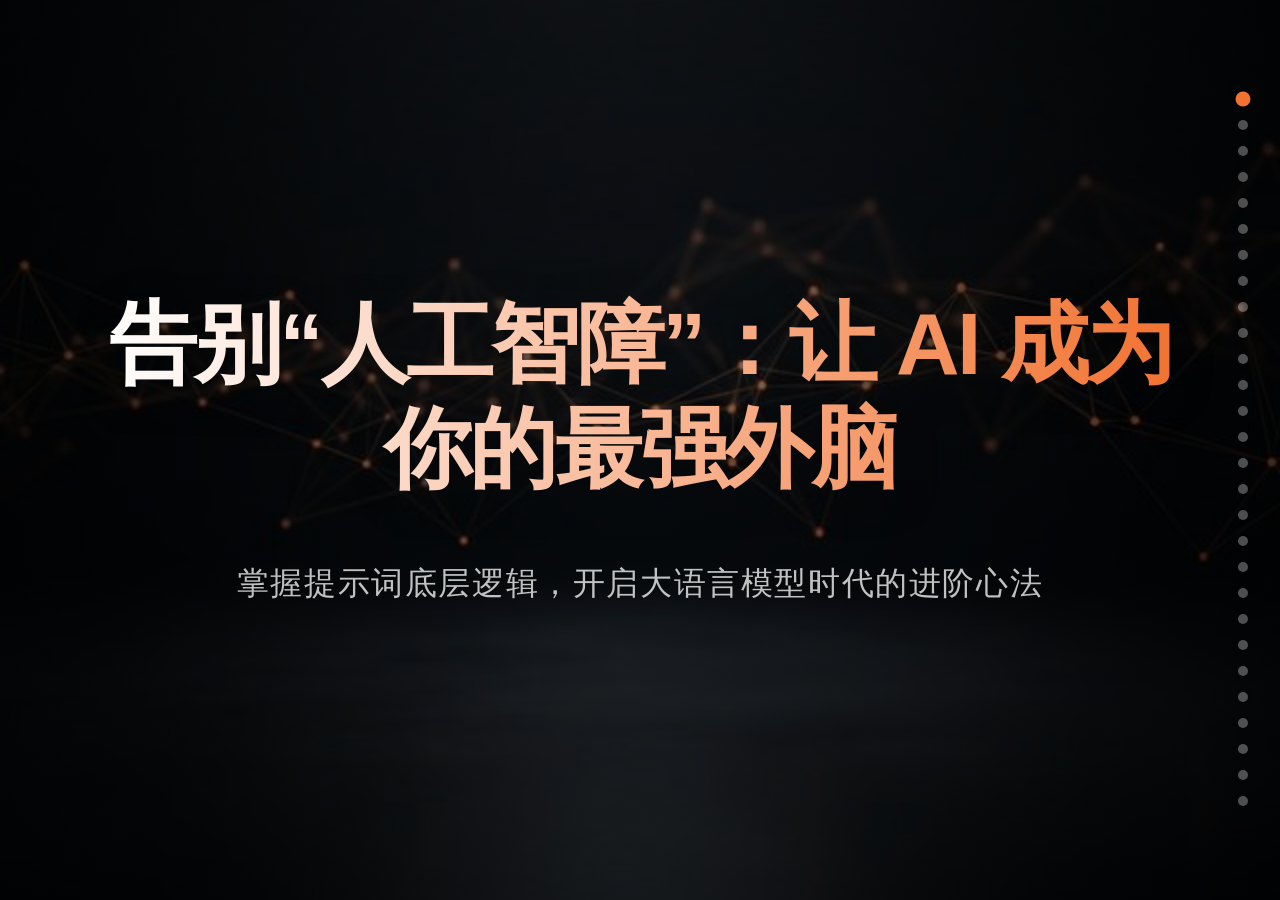
<file: PPT/lesson2/index.html>
<!DOCTYPE html>
<html lang="zh-CN">

<head>
    <meta charset="UTF-8">
    <meta name="viewport" content="width=device-width, initial-scale=1.0">
    <title>提示词核心——大学生全场景 AI 提效实操</title>
    <link rel="stylesheet" href="assets/css/style.css">
    <style>
        /* Typography System handled in style.css */
        .split-container {
            display: grid;
            grid-template-columns: 1fr 1fr;
            gap: 4vw;
            width: 100%;
            align-items: center;
        }

        .vs-tag {
            position: absolute;
            left: 50%;
            top: 50%;
            transform: translate(-50%, -50%);
            font-size: 3rem;
            font-weight: 900;
            color: var(--accent);
            z-index: 20;
            background: #000;
            padding: 0.5rem 1rem;
            border-radius: 50%;
            border: 2px solid var(--accent);
        }
    </style>
</head>

<body>
    <div class="ppt-container">

        <!-- Slide 1: 封面页 -->
        <section class="slide" id="1">
            <div class="slide-bg reveal-zoom" style="background-image: url('assets/images/slide_01_v2.png');"></div>
            <div class="slide-overlay"
                style="background: radial-gradient(circle, rgba(0,0,0,0.4) 0%, rgba(0,0,0,0.8) 100%);"></div>
            <div class="slide-content-overlay"
                style="justify-content: center; align-items: center; text-align: center;">
                <div class="reveal-up delay-1">
                    <h1 class="t-hero-main text-gradient">告别“人工智障”：让 AI 成为你的最强外脑</h1>
                    <p class="t-subtitle v-gap-hero">掌握提示词底层逻辑，开启大语言模型时代的进阶心法</p>
                </div>
            </div>
        </section>

        <!-- Slide 2: 灵魂拷问 -->
        <section class="slide" id="2">
            <div class="slide-bg reveal-zoom"
                style="background-image: url('https://images.unsplash.com/photo-1765445666121-4a925177724c?q=80&w=3462&auto=format&fit=crop');">
            </div>
            <div class="buzzword-rain">
                <span style="top: 10%; left: 5%; animation-delay: 0s;">具有划时代意义</span>
                <span style="top: 25%; left: 75%; animation-delay: 2s;">浓墨重彩的一笔</span>
                <span style="top: 40%; left: 10%; animation-delay: 1s;">作为 AI 语言模型，我无法...</span>
                <span style="top: 55%; left: 85%; animation-delay: 3s;">请提供更多上下文信息</span>
                <span style="top: 70%; left: 15%; animation-delay: 1.5s;">一本正经地胡说八道</span>
                <span style="top: 15%; left: 45%; animation-delay: 2.5s;">相关信息如下：</span>
                <span style="top: 80%; left: 55%; animation-delay: 0.5s;">赋能行业升级</span>
                <span style="top: 30%; left: 30%; animation-delay: 4s;">彰显青年才俊</span>
                <span style="top: 65%; left: 40%; animation-delay: 2.2s;">全方位、多层次、深领域</span>
                <span style="top: 85%; left: 5%; animation-delay: 1.8s;">对不起，我无法处理该请求</span>
            </div>
            <div class="slide-overlay"
                style="background: radial-gradient(circle, rgba(0,0,0,0.6) 0%, rgba(0,0,0,0.9) 100%);"></div>
            <div class="slide-content-overlay"
                style="justify-content: center; align-items: center; text-align: center;">
                <div class="reveal-up delay-1">
                    <h1 class="t-hero-impact u-nowrap">它是“最强外脑”还是<span class="accent-text">“人工智障”</span>？</h1>
                    <p class="t-subtitle v-gap-impact">你是在下达“精准指令”，还是在和它“碰运气”？</p>
                    <p class="quote-line t-subtitle accent-text v-gap-lg">今天，我们用一套底层框架，彻底根治 AI 的交流障碍</p>
                </div>
            </div>
        </section>

        <!-- Slide 3: 真实惨案大赏 -->
        <section class="slide" id="3">
            <div class="slide-bg reveal-zoom" style="background-image: url('assets/images/slide_03.png');"></div>
            <div class="slide-overlay"
                style="background: linear-gradient(180deg, rgba(0,0,0,0.8) 0%, rgba(0,0,0,0.4) 50%, rgba(0,0,0,0.8) 100%);">
            </div>
            <div class="slide-content-overlay" style="justify-content: center;">
                <h1 class="t-hero-page reveal-up delay-1">
                    那些年，我们被 <span class="accent-text">AI 坑过</span>的瞬间
                </h1>
                <div class="bento-grid v-gap-section" style="max-width: 1400px;">
                    <div class="bento-card reveal-up delay-2">
                        <h2 class="t-card-title accent-text">一眼假“塑料感”</h2>
                        <p class="t-body">职场沟通中最忌讳的“黑话大赏”，HR 一秒看穿你是在复制粘贴。</p>
                        <div class="fail-preview">
                            “尊敬的招聘负责人，我怀着极其激动的心情向贵司致意。鉴于贵司的底层逻辑与我个人的赋能基座高度契合，渴望在未来的职业生态中实现价值颗粒度的二次迭代……”
                        </div>
                    </div>
                    <div class="bento-card reveal-up delay-3">
                        <h2 class="t-card-title accent-text">论文界“水货多”</h2>
                        <p class="t-body">绕了五千字愣是没产出一句有用的结论，除了“意义重大”一无所有。</p>
                        <div class="fail-preview">
                            “本研究在立足全球视角的多维度考量下，展现出深远的战略指导意义，不仅在理论层面具有极高的必要性，更在实践的紧迫性之间构筑了坚实的桥梁……”
                        </div>
                    </div>
                    <div class="bento-card reveal-up delay-4">
                        <h2 class="t-card-title accent-text">睁眼编“幻觉症”</h2>
                        <p class="t-body">最高级别的尴尬，是 AI 脸不红心不跳地给你现编了一个“诺奖级”参考文献。</p>
                        <div class="fail-preview">
                            1. [美] 杰克·苏著，《后 AI 时代的社会学坍塌》，哈佛大学出版社，2026年。<br>
                            2. 王大锤，《基于深度学习的脑电波翻译协议》，《大模型学报》，第 11 卷。
                        </div>
                    </div>
                </div>
            </div>
        </section>

        <!-- Slide 4: 逻辑重塑 -->
        <section class="slide" id="4">
            <div class="slide-bg reveal-zoom" style="background-image: url('assets/images/slide_04_logic_v2.png');">
            </div>
            <div class="slide-overlay u-overlay-bokeh"
                style="backdrop-filter: blur(2px) brightness(0.85); -webkit-backdrop-filter: blur(2px) brightness(0.85);">
            </div>
            <div class="slide-content-overlay" style="justify-content: center;">
                <div class="reveal-up delay-1" style="max-width: 1000px; text-align: left;">
                    <h1 class="t-hero-impact">归因分析：为什么博学的它，<br>会沦为“废话专家”？</h1>
                    <p class="t-subtitle quote-line v-gap-hero">它不是不好用，只是你还没学会如何给它<span class="accent-text">“立规矩”</span>
                    </p>
                    <p class="t-body v-gap-md" style="max-width: 800px; opacity: 0.85;">AI
                        的天性是“概率对赌”。你给它的指令越模糊，它就越容易开启“随机应付”模式。掌握提示词，本质上是学会如何给这位顶级实习生立规矩、给框架、定标准。</p>
                </div>
            </div>
        </section>

        <!-- Slide 5: 认知第一刀 -->
        <section class="slide" id="5">
            <div class="slide-bg reveal-zoom" style="background-image: url('assets/images/slide_05_v2.png');"></div>
            <div class="slide-overlay" style="background: rgba(0,0,0,0.75);"></div>
            <div class="slide-content-overlay" style="justify-content: center; align-items: center;">
                <h1 class="t-hero-page reveal-up delay-1" style="font-size: 3.5rem;">别把它当“高配版百度”</h1>
                <p class="t-subtitle reveal-up delay-2" style="margin-bottom: 5vh; opacity: 0.9;">搜索是<span
                        style="color:#aaa;">“库内翻旧账”</span>，AI 是<span class="accent-text">“平地起高楼”</span></p>

                <div class="split-container v-gap-section"
                    style="position: relative; align-items: stretch; max-width: 1100px; margin: 0 auto;">
                    <div class="vs-tag">VS</div>

                    <!-- Left Side: Traditional Search -->
                    <div class="bento-card reveal-up delay-2"
                        style="background: rgba(30, 30, 30, 0.4); backdrop-filter: blur(20px); -webkit-backdrop-filter: blur(20px); border: 1px solid rgba(255,255,255,0.1); border-top: 6px solid #666; padding: 4rem 3rem; text-align: center;">
                        <h2 class="t-card-title" style="color: #ccc; margin-bottom: 3.5rem; font-size: 2.2rem;">【传统搜索】
                        </h2>
                        <ul
                            style="list-style: none; padding: 0; margin: 0; display: flex; flex-direction: column; gap: 3rem;">
                            <li>
                                <span
                                    style="font-size: 1rem; color: #888; text-transform: uppercase; letter-spacing: 2px; display: block; margin-bottom: 0.8rem;">核心定位</span>
                                <strong style="color: #fff; font-size: 1.8rem; font-weight: 600;">档案搬运工</strong>
                            </li>
                            <li>
                                <span
                                    style="font-size: 1rem; color: #888; text-transform: uppercase; letter-spacing: 2px; display: block; margin-bottom: 0.8rem;">运作机制</span>
                                <strong style="color: #fff; font-size: 1.8rem; font-weight: 600;">检索现成网页库</strong>
                            </li>
                            <li>
                                <span
                                    style="font-size: 1rem; color: #888; text-transform: uppercase; letter-spacing: 2px; display: block; margin-bottom: 0.8rem;">输入习惯</span>
                                <strong style="color: #fff; font-size: 1.8rem; font-weight: 600;">丢几个“关键词”</strong>
                            </li>
                        </ul>
                    </div>

                    <!-- Right Side: AI Large Model -->
                    <div class="bento-card reveal-up delay-3"
                        style="background: rgba(0, 0, 0, 0.6); backdrop-filter: blur(20px); -webkit-backdrop-filter: blur(20px); border: 1px solid rgba(242, 114, 48, 0.3); border-top: 6px solid var(--accent); padding: 4rem 3rem; text-align: center; box-shadow: 0 10px 40px rgba(242, 114, 48, 0.15);">
                        <h2 class="t-card-title accent-text" style="margin-bottom: 3.5rem; font-size: 2.2rem;">【大模型建构】
                        </h2>
                        <ul
                            style="list-style: none; padding: 0; margin: 0; display: flex; flex-direction: column; gap: 3rem;">
                            <li>
                                <span
                                    style="font-size: 1rem; color: var(--accent); opacity: 0.8; text-transform: uppercase; letter-spacing: 2px; display: block; margin-bottom: 0.8rem;">核心定位</span>
                                <strong style="color: #fff; font-size: 1.8rem; font-weight: 600;">现场施工队</strong>
                            </li>
                            <li>
                                <span
                                    style="font-size: 1rem; color: var(--accent); opacity: 0.8; text-transform: uppercase; letter-spacing: 2px; display: block; margin-bottom: 0.8rem;">运作机制</span>
                                <strong style="color: #fff; font-size: 1.8rem; font-weight: 600;">脑空如纸，临时生成</strong>
                            </li>
                            <li>
                                <span
                                    style="font-size: 1rem; color: var(--accent); opacity: 0.8; text-transform: uppercase; letter-spacing: 2px; display: block; margin-bottom: 0.8rem;">输入习惯
                                    <span
                                        style="background:#ff4444; color:#fff; font-size:0.7rem; padding: 2px 6px; border-radius: 4px; vertical-align: middle; margin-left:5px;">只给关键词=盲猜废话</span></span>
                                <strong class="accent-text"
                                    style="font-size: 1.8rem; font-weight: 800;">给详细“施工图纸”</strong>
                            </li>
                        </ul>
                    </div>
                </div>
            </div>
        </section>

        <!-- Slide 6: 其实它就是个“概率盲盒” -->
        <section class="slide" id="6">
            <div class="slide-bg reveal-zoom" style="background-image: url('assets/images/slide_06.png');"></div>
            <div class="slide-overlay"
                style="background: radial-gradient(circle, rgba(0,0,0,0.5) 0%, rgba(0,0,0,0.95) 100%);"></div>
            <div class="slide-content-overlay"
                style="justify-content: center; align-items: center; text-align: center;">
                <div class="reveal-up delay-1">
                    <h1 class="t-hero-page">它不分对错</h1>
                    <p class="t-hero-impact accent-text v-gap-impact">只管“概率接龙”</p>
                    <p class="t-body v-gap-md" style="max-width: 800px; margin-inline: auto;">
                        你的需求越模糊，它就越怂，只能回你一堆“多喝热水”这种永远不会出错的废话。</p>
                </div>
            </div>
        </section>

        <!-- Slide 7: 为什么你的指令总是得到废话？ -->
        <section class="slide" id="7">
            <div class="slide-bg reveal-zoom" style="background-image: url('assets/images/slide_07.png');"></div>
            <div class="slide-overlay"></div>
            <div class="slide-content-overlay">
                <h1 class="reveal-up delay-1">模糊输入 = 平庸产出</h1>
                <div class="bento-card reveal-up delay-2" style="margin-top: 3rem; max-width: 800px;">
                    <p class="text-large">“随便来点吃的”</p>
                    <p class="text-huge accent-text">➔ 白菜汤</p>
                    <hr style="margin: 2rem 0; opacity: 0.2;">
                    <p class="text-large">“我要回锅肉，要辣，不要葱！”</p>
                    <p class="text-huge accent-text">➔ 王炸答案</p>
                </div>
            </div>
        </section>

        <!-- Slide 8: 提示词的核心奥秘 -->
        <section class="slide" id="8">
            <div class="slide-bg reveal-zoom" style="background-image: url('assets/images/slide_08.png');"></div>
            <div class="slide-overlay"></div>
            <div class="slide-content-overlay" style="justify-content: flex-end; padding-bottom: 15vh;">
                <div class="reveal-up delay-1" style="max-width: 800px;">
                    <h1 class="hero-title">你不是在“下命令”</h1>
                    <p class="text-large quote-line">你是在<span class="accent-text">“定边界”</span></p>
                    <p class="text-medium" style="margin-top: 2rem;">每多一个条件，就是帮它砍掉一万个错误分支，把它的狗头“按”在正确的那条路上。</p>
                </div>
            </div>
        </section>

        <!-- Slide 9: 为什么正常聊天对 AI 无效？ -->
        <section class="slide" id="9">
            <section class="slide-bg reveal-zoom" style="background: #111;"></section>
            <div class="slide-overlay"></div>
            <div class="slide-content-overlay" style="justify-content: center; align-items: center;">
                <div class="split-container" style="text-align: center;">
                    <div class="reveal-up delay-1">
                        <p class="text-medium">人类沟通</p>
                        <h2 class="text-huge">靠“默契”</h2>
                        <p class="accent-text">充满潜台词</p>
                    </div>
                    <div class="reveal-up delay-2">
                        <p class="text-medium">AI 沟通</p>
                        <h2 class="text-huge accent-text">靠“全坦白”</h2>
                        <p>拒绝脑补，只要实话</p>
                    </div>
                </div>
            </div>
        </section>

        <!-- Slide 11: 警惕“注意力稀释” -->
        <section class="slide" id="11">
            <div class="slide-bg reveal-zoom" style="background-image: url('assets/images/slide_11.png');"></div>
            <div class="slide-overlay"></div>
            <div class="slide-content-overlay">
                <div class="reveal-up delay-1">
                    <h1 class="hero-title">警惕<span class="accent-text">“注意力稀释”</span></h1>
                    <p class="text-large quote-line">别以为写得多就是好，AI 也会“走神”</p>
                </div>
                <div class="bento-card reveal-up delay-2" style="margin-top: 5vh; max-width: 700px;">
                    <h3 class="accent-text">核心原则</h3>
                    <p class="text-medium">最关键、必须要执行的死命令，永远放在提示词的<strong class="accent-text">开头</strong>或者<strong
                            class="accent-text">结尾</strong>！</p>
                </div>
            </div>
        </section>

        <!-- Slide 12: 识破“幻觉”的诡计 -->
        <section class="slide" id="12">
            <div class="slide-bg reveal-zoom" style="background-image: url('assets/images/slide_12.png');"></div>
            <div class="slide-overlay"></div>
            <div class="slide-content-overlay" style="align-items: flex-end; text-align: right;">
                <div class="reveal-up delay-1">
                    <h1 class="hero-title"
                        style="border-left: none; border-right: 8px solid var(--accent); padding-right: 1.5rem;">识破“幻觉”
                    </h1>
                    <p class="text-large">为什么它会一本正经地胡说八道？</p>
                </div>
                <div class="bento-card reveal-up delay-2" style="margin-top: 5vh; max-width: 600px;">
                    <p>本质是概率接龙的任务优先级高于事实。别给它设那自相矛盾、没法完成的套儿。</p>
                </div>
            </div>
        </section>

        <!-- Slide 13: 绝杀技巧三：角色扮演 -->
        <section class="slide" id="13">
            <div class="slide-bg reveal-zoom" style="background-image: url('assets/images/slide_13.png');"></div>
            <div class="slide-overlay" style="background: linear-gradient(0deg, rgba(0,0,0,0.9) 0%, transparent 100%);">
            </div>
            <div class="slide-content-overlay"
                style="justify-content: flex-end; align-items: center; text-align: center;">
                <div class="reveal-up delay-1">
                    <h1 class="text-huge">让它扮演专家</h1>
                    <p class="text-large accent-text">不是在玩 Cosplay</p>
                    <p class="text-medium" style="margin-top: 2rem;">而是在物理层面，强行把它的思维锁死在“精英语料库”这一端。</p>
                </div>
            </div>
        </section>

        <!-- Slide 14: 我们需要一个“防坑脚手架” -->
        <section class="slide" id="14">
            <div class="slide-bg reveal-zoom" style="background-image: url('assets/images/slide_14.png');"></div>
            <div class="slide-overlay"></div>
            <div class="slide-content-overlay" style="justify-content: center;">
                <div class="reveal-up delay-1">
                    <h1 class="hero-title">告别“凭感觉”</h1>
                    <h1 class="hero-title accent-text">拥抱“结构化”</h1>
                    <p class="text-large" style="margin-top: 2rem;">接下来，就是见证真正的终极杀手锏的时候了。</p>
                </div>
            </div>
        </section>

        <!-- Slide 15: BROKE 框架全景图 -->
        <section class="slide" id="15">
            <div class="slide-bg reveal-zoom" style="background-image: url('assets/images/slide_15.png');"></div>
            <div class="slide-overlay"></div>
            <div class="slide-content-overlay">
                <h1 class="reveal-up delay-1">BROKE 框架：一套硬核清单</h1>
                <div class="bento-grid">
                    <div class="bento-card reveal-up delay-1">
                        <h2 class="accent-text">B</h2>
                        <p>Background (背景)</p>
                    </div>
                    <div class="bento-card reveal-up delay-2">
                        <h2 class="accent-text">R</h2>
                        <p>Role (角色)</p>
                    </div>
                    <div class="bento-card reveal-up delay-3">
                        <h2 class="accent-text">O</h2>
                        <p>Objective (目标)</p>
                    </div>
                    <div class="bento-card reveal-up delay-4">
                        <h2 class="accent-text">K</h2>
                        <p>Key Results (红线)</p>
                    </div>
                    <div class="bento-card reveal-up delay-5">
                        <h2 class="accent-text">E</h2>
                        <p>Evolve (进化)</p>
                    </div>
                </div>
            </div>
        </section>

        <!-- Slide 16: 【真实翻车】令人绝望的拍脑袋指令 -->
        <section class="slide" id="16">
            <div class="slide-bg reveal-zoom"
                style="background-image: url('assets/images/slide_16.png'); opacity: 0.4;"></div>
            <div class="slide-overlay"></div>
            <div class="slide-content-overlay">
                <h1 class="reveal-up delay-1">翻车现场：拍脑袋指令</h1>
                <div class="split-container" style="margin-top: 5vh;">
                    <div class="bento-card reveal-up delay-2">
                        <h3 class="accent-text">你的指令</h3>
                        <p class="text-large">“写个电商市场分析报告。”</p>
                    </div>
                    <div class="bento-card reveal-up delay-3">
                        <h3 style="color: grey;">AI 产出</h3>
                        <p class="text-large" style="color: grey;">“宏观向好、机遇挑战、协同创新...”</p>
                        <p style="margin-top: 1rem; color: #ff4444;">➔ 毫无价值的废纸</p>
                    </div>
                </div>
            </div>
        </section>

        <!-- Slide 17: 【B+R】给 AI 定位坐标与身份 -->
        <section class="slide" id="17">
            <div class="slide-bg reveal-zoom" style="background-image: url('assets/images/slide_17.png');"></div>
            <div class="slide-overlay"></div>
            <div class="slide-content-overlay">
                <h1 class="reveal-up delay-1">第一步：定位坐标与身份</h1>
                <div class="bento-grid" style="grid-template-columns: 1fr 1.5fr;">
                    <div class="bento-card reveal-up delay-2" style="border-left: 10px solid var(--accent);">
                        <h2 class="accent-text">B (Background)</h2>
                        <p>新品牌，预算仅 20 万</p>
                    </div>
                    <div class="bento-card reveal-up delay-3">
                        <h2 class="accent-text">R (Role)</h2>
                        <p>逻辑严丝合缝的麦肯锡分析师</p>
                    </div>
                </div>
            </div>
        </section>

        <!-- Slide 18: 【O+K】划定靶心，拉响红线 -->
        <section class="slide" id="18">
            <div class="slide-bg reveal-zoom" style="background-image: url('assets/images/slide_18.png');"></div>
            <div class="slide-overlay"></div>
            <div class="slide-content-overlay">
                <h1 class="reveal-up delay-1">第二步：锁定靶心，拉响红线</h1>
                <div class="bento-grid">
                    <div class="bento-card reveal-up delay-2">
                        <h2 class="accent-text">O (Objective)</h2>
                        <p>只要 3 个具体的低成本爆破点</p>
                    </div>
                    <div class="bento-card reveal-up delay-3" style="border: 2px solid #ff4444;">
                        <h2 style="color: #ff4444;">K (Constraints)</h2>
                        <p>严禁使用任何四字黑话！必须出矩阵表格。</p>
                    </div>
                </div>
            </div>
        </section>

        <!-- Slide 19: 奇迹时刻 -->
        <section class="slide" id="19">
            <div class="slide-bg reveal-zoom" style="background-image: url('assets/images/slide_19.png');"></div>
            <div class="slide-overlay"></div>
            <div class="slide-content-overlay"
                style="justify-content: center; align-items: center; text-align: center;">
                <div class="reveal-up delay-1">
                    <h1 class="text-huge">奇迹时刻</h1>
                    <p class="text-large">指令一变，<span class="accent-text">草台班子变顶级幕僚</span></p>
                    <div class="bento-card" style="margin-top: 3rem; text-align: left; background: rgba(0,0,0,0.8);">
                        <p class="accent-text">➔ 精准矩阵表已生成</p>
                        <p class="accent-text">➔ 低成本避雷方案就绪</p>
                        <p class="accent-text">➔ 业务逻辑全线拉满</p>
                    </div>
                </div>
            </div>
        </section>

        <!-- Slide 21: 终极 PK -->
        <section class="slide" id="21">
            <div class="slide-bg reveal-zoom" style="background-image: url('assets/images/slide_21.png');"></div>
            <div class="slide-overlay"></div>
            <div class="slide-content-overlay" style="justify-content: center;">
                <h1 class="reveal-up delay-1">终极 PK：平庸 vs 绝杀</h1>
                <div class="split-container" style="margin-top: 5vh;">
                    <div class="bento-card reveal-up delay-2">
                        <p class="text-medium" style="color: grey;">【平庸派】</p>
                        <p>只给地点人数</p>
                        <h3 style="color: grey;">➔ 流水账</h3>
                    </div>
                    <div class="bento-card reveal-up delay-3" style="border-color: var(--accent);">
                        <p class="text-medium accent-text">【BROKE 派】</p>
                        <p>定死背景、目标与红线</p>
                        <h3 class="accent-text">➔ 王炸方案</h3>
                    </div>
                </div>
            </div>
        </section>

        <!-- Slide 22: 认知陷阱 -->
        <section class="slide" id="22">
            <div class="slide-bg reveal-zoom" style="background-image: url('assets/images/slide_22.png');"></div>
            <div class="slide-overlay"></div>
            <div class="slide-content-overlay">
                <div class="reveal-up delay-1">
                    <h1 class="hero-title">认知陷阱</h1>
                    <p class="text-large">别指望<span class="accent-text">“一键成片”</span></p>
                </div>
                <div class="bento-card reveal-up delay-2" style="margin-top: 5vh; max-width: 800px;">
                    <p class="text-medium">想要一口气写完“调研+大纲+文案+排版”？</p>
                    <p class="accent-text" style="font-weight: 800; font-size: 2rem;">必翻车！</p>
                </div>
            </div>
        </section>

        <!-- Slide 23: 架构师思维 -->
        <section class="slide" id="23">
            <div class="slide-bg reveal-zoom" style="background-image: url('assets/images/slide_23.png');"></div>
            <div class="slide-overlay"></div>
            <div class="slide-content-overlay"
                style="justify-content: flex-end; align-items: flex-end; text-align: right;">
                <div class="reveal-up delay-1">
                    <h1 class="hero-title"
                        style="border-left: none; border-right: 8px solid var(--accent); padding-right: 1.5rem;">架构师思维
                    </h1>
                    <p class="text-large">设计你的专用<span class="accent-text">“流水线”</span></p>
                </div>
                <div class="bento-card reveal-up delay-2" style="margin-top: 3rem; background: rgba(0,0,0,0.8);">
                    <p>告别单点提词，开启多节点协作模式</p>
                </div>
            </div>
        </section>

        <!-- Slide 24: 实战拆解：工作流 -->
        <section class="slide" id="24">
            <div class="slide-bg reveal-zoom" style="background-image: url('assets/images/slide_24.png');"></div>
            <div class="slide-overlay"></div>
            <div class="slide-content-overlay">
                <h1 class="reveal-up delay-1">爆款报告的“装配线”</h1>
                <div class="bento-grid">
                    <div class="bento-card reveal-up delay-1">
                        <h3 class="accent-text">Step 1</h3>
                        <p>风格拆解</p>
                    </div>
                    <div class="bento-card reveal-up delay-2">
                        <h3 class="accent-text">Step 2</h3>
                        <p>逻辑骨架</p>
                    </div>
                    <div class="bento-card reveal-up delay-3">
                        <h3 class="accent-text">Step 3</h3>
                        <p>逐段填肉</p>
                    </div>
                </div>
            </div>
        </section>

        <!-- Slide 25: 终极定位 -->
        <section class="slide" id="25">
            <div class="slide-bg reveal-zoom" style="background-image: url('assets/images/slide_25.png');"></div>
            <div class="slide-overlay"></div>
            <div class="slide-content-overlay"
                style="justify-content: center; align-items: center; text-align: center;">
                <div class="reveal-up delay-1">
                    <h1 class="text-huge">做“总调度师”</h1>
                    <p class="text-large">不做“搬运工”</p>
                    <p class="text-medium accent-text" style="margin-top: 2rem;">你的核心护城河，是把业务拆碎的能力。</p>
                </div>
            </div>
        </section>

        <!-- Slide 26: 致命大坑：讨好型人格 -->
        <section class="slide" id="26">
            <div class="slide-bg reveal-zoom" style="background-image: url('assets/images/slide_26.png');"></div>
            <div class="slide-overlay"></div>
            <div class="slide-content-overlay">
                <div class="reveal-up delay-1">
                    <h1 class="hero-title">致命大坑</h1>
                    <p class="text-large">AI 的<span class="accent-text">“讨好型人格”</span></p>
                </div>
                <div class="bento-card reveal-up delay-2"
                    style="margin-top: 3rem; max-width: 800px; border: 2px solid #ff4444;">
                    <p class="text-large" style="color: #ff4444;">AI 的客套话，一个字都别信！</p>
                    <p>它的家教就是“懂礼貌”，你发烂方案它也会说好。</p>
                </div>
            </div>
        </section>

        <!-- Slide 27: “红蓝对抗” -->
        <section class="slide" id="27">
            <div class="slide-bg reveal-zoom" style="background-image: url('assets/images/slide_27.png');"></div>
            <div class="slide-overlay"
                style="background: linear-gradient(90deg, rgba(0,0,255,0.3) 0%, rgba(255,0,0,0.3) 100%);"></div>
            <div class="slide-content-overlay" style="justify-content: center;">
                <h1 class="reveal-up delay-1">“红蓝对抗”：最强反派</h1>
                <div class="split-container" style="margin-top: 5vh;">
                    <div class="bento-card reveal-up delay-2" style="border-color: #008aff;">
                        <h3 style="color: #008aff;">蓝方：你的方案</h3>
                        <p>自信满满的初稿</p>
                    </div>
                    <div class="bento-card reveal-up delay-3" style="border-color: #ff4444;">
                        <h3 style="color: #ff4444;">红方：挑刺专家</h3>
                        <p>“鸡蛋里挑骨头”的毒舌审计</p>
                    </div>
                </div>
            </div>
        </section>

        <!-- Slide 28: 学长私藏工具箱 -->
        <section class="slide" id="28">
            <div class="slide-bg reveal-zoom" style="background-image: url('assets/images/slide_28.png');"></div>
            <div class="slide-overlay"></div>
            <div class="slide-content-overlay">
                <h1 class="reveal-up delay-1">私藏工具箱</h1>
                <div class="bento-grid">
                    <div class="bento-card reveal-up delay-1">
                        <h2 class="accent-text">秘塔 (Metaso)</h2>
                        <p>深度搜寻，拒绝编剧</p>
                    </div>
                    <div class="bento-card reveal-up delay-2">
                        <h2 class="accent-text">Kimi</h2>
                        <p>超长读本，稳如泰神</p>
                    </div>
                    <div class="bento-card reveal-up delay-3">
                        <h2 class="accent-text">DeepSeek</h2>
                        <p>国产战神，逻辑之王</p>
                    </div>
                </div>
            </div>
        </section>

        <!-- Slide 29: 忘掉公式 -->
        <section class="slide" id="29">
            <div class="slide-bg reveal-zoom"
                style="background-image: url('assets/images/slide_29.png'); opacity: 0.3;"></div>
            <div class="slide-overlay"></div>
            <div class="slide-content-overlay"
                style="justify-content: center; align-items: center; text-align: center;">
                <div class="reveal-up delay-1">
                    <h1 class="text-huge">忘掉公式</h1>
                    <p class="text-large accent-text">带走这三条“肌肉记忆”</p>
                    <div class="reveal-up delay-2"
                        style="margin-top: 3rem; text-align: left; font-size: 1.5rem; line-height: 2;">
                        <p>1. 别把 AI 当神，当成干活的“嘴替”</p>
                        <p>2. 提要求一定要带点你个人的偏见</p>
                        <p>3. 好方案都是“吵”出来的</p>
                    </div>
                </div>
            </div>
        </section>

        <!-- Slide 30: 散会！ -->
        <section class="slide" id="30">
            <div class="slide-bg reveal-zoom" style="background-image: url('assets/images/slide_30.png');"></div>
            <div class="slide-overlay"></div>
            <div class="slide-content-overlay"
                style="justify-content: center; align-items: center; text-align: center;">
                <div class="reveal-up delay-1">
                    <h1 class="hero-title text-huge accent-text">散会！</h1>
                    <p class="text-large">去真实世界<span class="accent-text">“练摊”</span></p>
                    <div class="bento-card" style="margin-top: 5vh; border: 2px solid var(--accent);">
                        <p class="text-large">作业：用 <span class="accent-text">BROKE</span> 框架对简历进行“毒舌洗礼”</p>
                    </div>
                </div>
            </div>
        </section>

    </div>
    <script src="assets/js/script.js"></script>
</body>

</html>
</file>
<file: PPT/lesson2/assets/css/style.css>
:root {
    --accent: #F27230;
    --bg: #111111;
    --text: #ffffff;
    --font-main: 'General Sans', -apple-system, BlinkMacSystemFont, 'Segoe UI', Roboto, Helvetica, Arial, sans-serif;
}

* {
    margin: 0;
    padding: 0;
    box-sizing: border-box;
}

body {
    background-color: var(--bg);
    color: var(--text);
    font-family: var(--font-main);
    overflow: hidden; /* Prevent default scrolling, use scroll snap */
    height: 100vh;
}

.ppt-container {
    height: 100vh;
    overflow-y: auto;
    scroll-snap-type: y mandatory;
    scroll-behavior: smooth;
    -webkit-overflow-scrolling: touch;
}

.slide {
    position: relative;
    height: 100vh;
    width: 100%;
    overflow: hidden;
    scroll-snap-align: start;
    display: flex;
    flex-direction: column;
    background: #000;
}

/* Background Layer */
.slide-bg {
    position: absolute;
    inset: 0;
    background-size: cover;
    background-position: center;
    z-index: 0;
    opacity: 0.85;
}

/* Overlay Layer */
.slide-overlay {
    position: absolute;
    inset: 0;
    background: linear-gradient(135deg, rgba(0,0,0,0.9) 0%, rgba(0,0,0,0.2) 60%, transparent 100%);
    z-index: 1;
    pointer-events: none;
}

/* Content Container */
.slide-content-overlay {
    position: relative;
    z-index: 10;
    height: 100%;
    width: 100%;
    display: flex;
    flex-direction: column;
    padding: 12vh 8vw;
    justify-content: flex-start;
    align-items: flex-start;
}

/* Animations */
.reveal-up {
    opacity: 0;
    transform: translateY(40px);
    transition: opacity 1s cubic-bezier(0.2, 0.8, 0.2, 1), transform 1s cubic-bezier(0.2, 0.8, 0.2, 1);
}

.slide.active .reveal-up {
    opacity: 1;
    transform: translateY(0);
}

.reveal-zoom {
    opacity: 0;
    transform: scale(1.15);
    transition: opacity 1.8s ease, transform 3s cubic-bezier(0.1, 0, 0, 1);
}

.slide.active .reveal-zoom {
    opacity: 1;
    transform: scale(1);
}

.delay-1 { transition-delay: 0.2s; }
.delay-2 { transition-delay: 0.4s; }
.delay-3 { transition-delay: 0.6s; }
.delay-4 { transition-delay: 0.8s; }

/* Bento Grid */
.bento-grid {
    display: grid;
    grid-template-columns: repeat(auto-fit, minmax(300px, 1fr));
    gap: 1.5rem;
    width: 100%;
    margin-top: 2rem;
}

.bento-card {
    background: rgba(255, 255, 255, 0.03);
    backdrop-filter: blur(40px) saturate(180%);
    -webkit-backdrop-filter: blur(40px) saturate(180%);
    border: 1px solid rgba(255, 255, 255, 0.1);
    box-shadow: 0 10px 30px rgba(0, 0, 0, 0.4), inset 0 0 0 1px rgba(255, 255, 255, 0.05);
    border-radius: 28px;
    padding: 2.2rem;
    transition: all 0.5s cubic-bezier(0.16, 1, 0.3, 1);
    display: flex;
    flex-direction: column;
}

.bento-card:hover {
    transform: translateY(-8px) scale(1.01);
    background: rgba(255, 255, 255, 0.05);
    border-color: rgba(255, 255, 255, 0.3);
}

.fail-preview {
    margin-top: 1.8rem;
    padding: 1.5rem;
    background: rgba(0, 0, 0, 0.3);
    border: 1px solid rgba(255, 68, 68, 0.2);
    border-radius: 20px;
    font-size: 0.9rem;
    line-height: 1.7;
    color: rgba(255, 255, 255, 0.7);
    position: relative;
    box-shadow: inset 0 0 20px rgba(0, 0, 0, 0.5);
}

.fail-preview::before {
    content: "AI 典型错误案例";
    position: absolute;
    top: -11px;
    left: 18px;
    background: rgba(255, 68, 68, 0.95);
    color: #fff;
    padding: 3px 12px;
    font-size: 0.72rem;
    font-weight: 700;
    border-radius: 6px;
    letter-spacing: 0.05em;
    box-shadow: 0 4px 15px rgba(255, 68, 68, 0.25);
    backdrop-filter: blur(4px);
}

.bento-card h2 {
    font-size: 1.9rem;
    margin-bottom: 0.8rem;
    font-weight: 800;
    letter-spacing: -0.02em;
}

.bento-card p {
    opacity: 0.65;
    font-size: 1.05rem;
    line-height: 1.6;
    font-weight: 400;
}

/* Master Typography System - Apple Minimalism */
.t-hero-main {
    font-size: clamp(3rem, 7vw, 5.5rem);
    font-weight: 900;
    line-height: 1.2;
    letter-spacing: -0.03em;
    filter: drop-shadow(0 10px 20px rgba(0,0,0,0.3));
}

/* 冲击型标题 - 灵活适配单/双行 */
.t-hero-impact {
    font-size: clamp(2.2rem, 5.5vw, 4.4rem);
    font-weight: 900;
    line-height: 1.25;
    letter-spacing: -0.02em;
}

/* 辅助类：柔焦与暗场遮罩 (Apple Bokeh Style) */
.u-overlay-bokeh {
    backdrop-filter: blur(12px) brightness(0.5);
    -webkit-backdrop-filter: blur(12px) brightness(0.5);
    background: radial-gradient(circle at center, rgba(0,0,0,0.3) 0%, rgba(0,0,0,0.9) 100%);
}

.u-nowrap {
    white-space: nowrap;
}

.t-hero-page {
    font-size: clamp(2rem, 4.5vw, 3.8rem);
    font-weight: 800;
    line-height: 1.3;
    letter-spacing: -0.01em;
    margin-bottom: 0;
}

.t-subtitle {
    font-size: clamp(1.2rem, 2.5vw, 2rem);
    font-weight: 400;
    line-height: 1.6;
    opacity: 0.75;
    letter-spacing: 0.05em;
}

.t-card-title {
    font-size: 1.85rem;
    font-weight: 800;
    letter-spacing: -0.02em;
    margin-bottom: 0.8rem;
}

.t-body {
    font-size: 1.15rem;
    font-weight: 400;
    line-height: 1.7;
    opacity: 0.65;
}

.t-digit {
    font-weight: 900;
    color: var(--accent);
    letter-spacing: -0.02em;
}

.accent-text {
    color: var(--accent) !important;
}

.quote-line {
    border-left: 4px solid var(--accent);
    padding-left: 1rem;
    font-weight: 800;
    line-height: 1.3;
    display: inline-block;
    text-align: left;
}

.accent-bg {
    background-color: var(--accent);
    color: #000;
}

/* Vertical Rhythm System */
.v-gap-hero { margin-top: 3.5rem; }
.v-gap-impact { margin-top: 5.5rem; }
.v-gap-section { margin-top: 8vh; }
.v-gap-sm { margin-top: 1rem; }
.v-gap-md { margin-top: 4rem; }
.v-gap-lg { margin-top: 8vh; }

/* Navigation UI */
.ppt-nav-dots {
    position: fixed;
    right: 2rem;
    top: 50%;
    transform: translateY(-50%);
    display: flex;
    flex-direction: column;
    gap: 1rem;
    z-index: 100;
}

.nav-dot {
    width: 10px;
    height: 10px;
    border-radius: 50%;
    background: rgba(255, 255, 255, 0.3);
    cursor: pointer;
    transition: all 0.3s ease;
}

.nav-dot.active {
    background: var(--accent);
    transform: scale(1.5);
}

.ppt-progress {
    position: fixed;
    bottom: 0;
    left: 0;
    height: 4px;
    background: var(--accent);
    z-index: 100;
    transition: width 0.3s ease;
}

.text-gradient {
    background: linear-gradient(to right, #fff, var(--accent));
    -webkit-background-clip: text;
    background-clip: text;
    -webkit-text-fill-color: transparent;
}

/* Buzzword Rain Animation for Slide 2 */
.buzzword-rain {
    position: absolute;
    inset: 0;
    z-index: 2;
    pointer-events: none;
    overflow: hidden;
}

.buzzword-rain span {
    position: absolute;
    font-size: clamp(1rem, 2.5vw, 2.2rem);
    font-weight: 800;
    color: rgba(255, 255, 255, 0.15);
    white-space: nowrap;
    filter: blur(2.5px);
    animation: floatDebris 12s infinite ease-in-out;
    text-shadow: 0 0 10px rgba(0,0,0,0.5);
}

@keyframes floatDebris {
    0%, 100% { transform: translate(0, 0) rotate(0deg); opacity: 0.05; }
    50% { transform: translate(40px, -60px) rotate(3deg); opacity: 0.25; filter: blur(0px); }
}

.slide.active .buzzword-rain span {
    animation-play-state: running;
}
</file>
